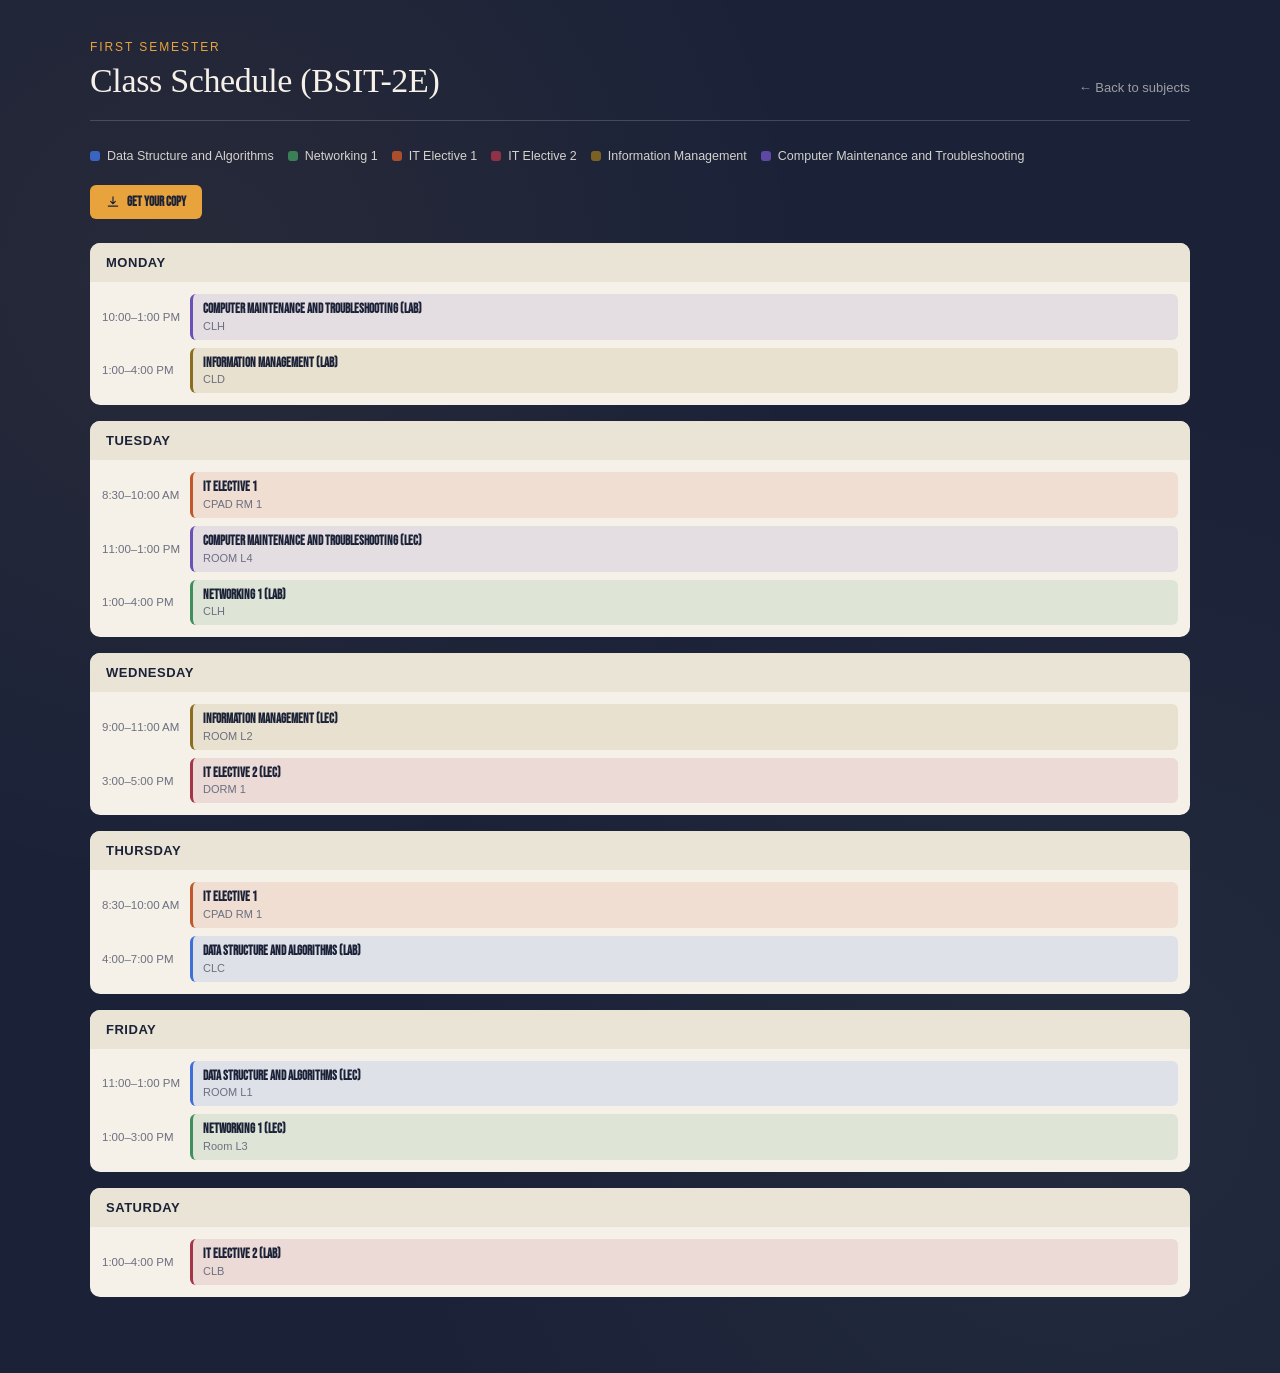
<file: schedule.html>
<!DOCTYPE html>
<html lang="en">
<head>
<meta charset="UTF-8">
<meta name="viewport" content="width=device-width, initial-scale=1">
<title>Class Schedule</title>
<link href="https://fonts.googleapis.com/css2?family=Bebas+Neue&family=VT323&display=swap" rel="stylesheet">
<link rel="stylesheet" href="schedule.css">
</head>
<body>

<div class="wrap">

  <div class="header">
    <div>
      <p class="eyebrow">First semester</p>
      <h1>Class Schedule (BSIT-2E)</h1>
    </div>
    <a href="first-semester.html" class="back-link">← Back to subjects</a>
  </div>

  <div class="legend">
    <div class="legend-item"><span class="legend-swatch" style="background:#3E6FD9;"></span>Data Structure and Algorithms</div>
    <div class="legend-item"><span class="legend-swatch" style="background:#3F8F5C;"></span>Networking 1</div>
    <div class="legend-item"><span class="legend-swatch" style="background:#C2562B;"></span>IT Elective 1</div>
    <div class="legend-item"><span class="legend-swatch" style="background:#A4344A;"></span>IT Elective 2</div>
    <div class="legend-item"><span class="legend-swatch" style="background:#8A6D1F;"></span>Information Management</div>
    <div class="legend-item"><span class="legend-swatch" style="background:#6A4FB6;"></span>Computer Maintenance and Troubleshooting</div>
  </div>

  <a href="images/schedule.png" download class="btn-download btn-download-below">
    <svg viewBox="0 0 24 24" fill="none" stroke="currentColor" stroke-width="2">
      <path d="M12 3v12m0 0l-4-4m4 4l4-4M4 19h16" stroke-linecap="round" stroke-linejoin="round"/>
    </svg>
    Get your copy
  </a>

  <div class="days-grid">

    <div class="day-card">
      <div class="day-card-header">Monday</div>
      <div class="day-card-body">
        <div class="day-slot-row">
          <span class="day-slot-time">10:00–1:00 PM</span>
          <div class="slot" style="--slot-color:rgba(106,79,182,0.12);--slot-border:#6A4FB6;"><span class="slot-name">Computer Maintenance and Troubleshooting (LAB)</span><span class="slot-room">CLH</span></div>
        </div>
        <div class="day-slot-row">
          <span class="day-slot-time">1:00–4:00 PM</span>
          <div class="slot" style="--slot-color:rgba(138,109,31,0.12);--slot-border:#8A6D1F;"><span class="slot-name">Information Management (LAB)</span><span class="slot-room">CLD</span></div>
        </div>
      </div>
    </div>

    <div class="day-card">
      <div class="day-card-header">Tuesday</div>
      <div class="day-card-body">
        <div class="day-slot-row">
          <span class="day-slot-time">8:30–10:00 AM</span>
          <div class="slot" style="--slot-color:rgba(194,86,43,0.12);--slot-border:#C2562B;"><span class="slot-name">IT Elective 1</span><span class="slot-room">CPAD RM 1</span></div>
        </div>
        <div class="day-slot-row">
          <span class="day-slot-time">11:00–1:00 PM</span>
          <div class="slot" style="--slot-color:rgba(106,79,182,0.12);--slot-border:#6A4FB6;"><span class="slot-name">Computer Maintenance and Troubleshooting (LEC)</span><span class="slot-room">ROOM L4</span></div>
        </div>
        <div class="day-slot-row">
          <span class="day-slot-time">1:00–4:00 PM</span>
          <div class="slot" style="--slot-color:rgba(63,143,92,0.12);--slot-border:#3F8F5C;"><span class="slot-name">Networking 1 (LAB)</span><span class="slot-room">CLH</span></div>
        </div>
      </div>
    </div>

    <div class="day-card">
      <div class="day-card-header">Wednesday</div>
      <div class="day-card-body">
        <div class="day-slot-row">
          <span class="day-slot-time">9:00–11:00 AM</span>
          <div class="slot" style="--slot-color:rgba(138,109,31,0.12);--slot-border:#8A6D1F;"><span class="slot-name">Information Management (LEC)</span><span class="slot-room">ROOM L2</span></div>
        </div>
        <div class="day-slot-row">
          <span class="day-slot-time">3:00–5:00 PM</span>
          <div class="slot" style="--slot-color:rgba(164,52,74,0.12);--slot-border:#A4344A;"><span class="slot-name">IT Elective 2 (LEC)</span><span class="slot-room">DORM 1</span></div>
        </div>
      </div>
    </div>

    <div class="day-card">
      <div class="day-card-header">Thursday</div>
      <div class="day-card-body">
        <div class="day-slot-row">
          <span class="day-slot-time">8:30–10:00 AM</span>
          <div class="slot" style="--slot-color:rgba(194,86,43,0.12);--slot-border:#C2562B;"><span class="slot-name">IT Elective 1</span><span class="slot-room">CPAD RM 1</span></div>
        </div>
        <div class="day-slot-row">
          <span class="day-slot-time">4:00–7:00 PM</span>
          <div class="slot" style="--slot-color:rgba(62,111,217,0.12);--slot-border:#3E6FD9;"><span class="slot-name">Data Structure and Algorithms (LAB)</span><span class="slot-room">CLC</span></div>
        </div>
      </div>
    </div>

    <div class="day-card">
      <div class="day-card-header">Friday</div>
      <div class="day-card-body">
        <div class="day-slot-row">
          <span class="day-slot-time">11:00–1:00 PM</span>
          <div class="slot" style="--slot-color:rgba(62,111,217,0.12);--slot-border:#3E6FD9;"><span class="slot-name">Data Structure and Algorithms (LEC)</span><span class="slot-room">ROOM L1</span></div>
        </div>
        <div class="day-slot-row">
          <span class="day-slot-time">1:00–3:00 PM</span>
          <div class="slot" style="--slot-color:rgba(63,143,92,0.12);--slot-border:#3F8F5C;"><span class="slot-name">Networking 1 (LEC)</span><span class="slot-room">Room L3</span></div>
        </div>
      </div>
    </div>

    <div class="day-card">
      <div class="day-card-header">Saturday</div>
      <div class="day-card-body">
        <div class="day-slot-row">
          <span class="day-slot-time">1:00–4:00 PM</span>
          <div class="slot" style="--slot-color:rgba(164,52,74,0.12);--slot-border:#A4344A;"><span class="slot-name">IT Elective 2 (LAB)</span><span class="slot-room">CLB</span></div>
        </div>
      </div>
    </div>

  </div>

</div>

</body>
</html>
</file>
<file: schedule.css>
:root {
    --ink: #1B2238;
    --paper: #F5F1E8;
    --paper-dim: #EAE4D6;
    --accent: #E8A33D;
    --sage: #7A8B6F;
    --text-dark: #1B2238;
    --text-muted: #6B6F80;
  }

  * { box-sizing: border-box; }

  body {
    margin: 0;
    background: var(--ink);
    background-image:
      radial-gradient(circle at 15% 20%, rgba(232,163,61,0.06), transparent 40%),
      radial-gradient(circle at 85% 80%, rgba(122,139,111,0.08), transparent 45%);
    font-family: 'Georgia', 'Times New Roman', serif;
    color: var(--paper);
    min-height: 100vh;
    padding: 40px 20px 60px;
  }

  .wrap {
    max-width: 1100px;
    margin: 0 auto;
  }

  .header {
    display: flex;
    justify-content: space-between;
    align-items: flex-end;
    border-bottom: 1px solid rgba(245,241,232,0.18);
    padding-bottom: 20px;
    margin-bottom: 28px;
    flex-wrap: wrap;
    gap: 14px;
  }

  .eyebrow {
    font-family: 'Helvetica Neue', Arial, sans-serif;
    font-size: 12px;
    letter-spacing: 0.16em;
    text-transform: uppercase;
    color: var(--accent);
    margin: 0 0 8px;
  }

  h1 {
    font-size: 34px;
    font-weight: 400;
    margin: 0;
    letter-spacing: -0.01em;
  }

  .back-link {
    font-family: 'Helvetica Neue', Arial, sans-serif;
    font-size: 13px;
    color: var(--paper);
    opacity: 0.6;
    text-decoration: none;
    border-bottom: 1px solid transparent;
    transition: opacity 0.2s ease, border-color 0.2s ease;
    white-space: nowrap;
    padding-bottom: 4px;
  }
  .back-link:hover { opacity: 1; border-color: var(--paper); }

  .btn-download-below {
    margin-bottom: 24px;
  }

  .btn-download {
    font-family: Bebas Neue;
    font-size: 13px;
    font-weight: 600;
    background: var(--accent);
    color: var(--ink);
    border: none;
    border-radius: 6px;
    padding: 9px 16px;
    cursor: pointer;
    display: inline-flex;
    align-items: center;
    gap: 7px;
    text-decoration: none;
    transition: transform 0.15s ease;
  }
  .btn-download:hover { transform: translateY(-1px); }

  .btn-download svg {
    width: 14px;
    height: 14px;
    flex-shrink: 0;
  }

  .legend {
    display: flex;
    flex-wrap: wrap;
    gap: 14px;
    margin-bottom: 22px;
    font-family: 'Helvetica Neue', Arial, sans-serif;
    font-size: 12.5px;
  }

  .legend-item {
    display: flex;
    align-items: center;
    gap: 7px;
    color: var(--paper);
    opacity: 0.85;
  }

  .legend-swatch {
    width: 10px;
    height: 10px;
    border-radius: 3px;
    flex-shrink: 0;
  }

  .slot {
    border-radius: 6px;
    padding: 8px 10px;
    display: flex;
    flex-direction: column;
    justify-content: center;
    gap: 2px;
    background: var(--slot-color, rgba(122,139,111,0.15));
    border-left: 3px solid var(--slot-border, var(--sage));
  }

  .slot-name {
    font-size: 12.5px;
    font-weight: 600;
    color: var(--text-dark);
    line-height: 1.25;
   font-family: Bebas Neue;
  }

  .slot-room {
    font-size: 11px;
    color: var(--text-muted);
   font-family: sans-serif;
  }

  .schedule-card {
    background: var(--paper);
    border-radius: 10px;
    overflow: hidden;
    color: var(--text-dark);
  }

  .schedule-scroll {
    overflow-x: auto;
  }

  table.schedule {
    width: 100%;
    border-collapse: collapse;
    min-width: 700px;
    font-family: 'Helvetica Neue', Arial, sans-serif;
  }

  table.schedule thead th {
    background: var(--paper-dim);
    font-size: 11.5px;
    letter-spacing: 0.06em;
    text-transform: uppercase;
    color: var(--text-muted);
    font-weight: 600;
    text-align: center;
    padding: 14px 10px;
    border-bottom: 1px solid rgba(27,34,56,0.1);
  }

  table.schedule thead th:first-child {
    text-align: left;
    width: 110px;
  }

  table.schedule tbody td {
    border-bottom: 1px solid rgba(27,34,56,0.08);
    border-right: 1px solid rgba(27,34,56,0.06);
    padding: 6px;
    vertical-align: top;
    height: 64px;
  }

  table.schedule tbody td:first-child {
    font-size: 12px;
    color: var(--text-muted);
    white-space: nowrap;
    padding: 10px 12px;
    border-right: 1px solid rgba(27,34,56,0.1);
  }

  table.schedule tbody tr:last-child td { border-bottom: none; }
  table.schedule tbody td:last-child { border-right: none; }
  table.schedule .slot { height: 100%; }

  .mobile-schedule { display: none; }

  .day-card {
    background: var(--paper);
    border-radius: 10px;
    overflow: hidden;
    color: var(--text-dark);
    margin-bottom: 16px;
  }

  .day-card-header {
    background: var(--paper-dim);
    font-family: 'Helvetica Neue', Arial, sans-serif;
    font-size: 13px;
    font-weight: 700;
    letter-spacing: 0.04em;
    text-transform: uppercase;
    color: var(--text-dark);
    padding: 12px 16px;
  }

  .day-card-body {
    padding: 12px;
    display: flex;
    flex-direction: column;
    gap: 8px;
  }

  .day-slot-row {
    display: flex;
    align-items: stretch;
    gap: 10px;
  }

  .day-slot-time {
    font-family: 'Helvetica Neue', Arial, sans-serif;
    font-size: 11.5px;
    color: var(--text-muted);
    width: 78px;
    flex-shrink: 0;
    display: flex;
    align-items: center;
  }

  .day-slot-row .slot { flex: 1; }

  .day-empty {
    font-family: 'Helvetica Neue', Arial, sans-serif;
    font-size: 12.5px;
    color: var(--text-muted);
    opacity: 0.7;
    padding: 6px 4px;
    font-style: italic;
  }

  @media (max-width: 900px) {
    h1 { font-size: 28px; }
    .wrap { max-width: 100%; }
  }

  @media (max-width: 700px) {
    body { padding: 28px 14px 48px; }
    .header { flex-direction: column; align-items: flex-start; }
    h1 { font-size: 24px; }
    .legend { font-size: 11.5px; gap: 10px 14px; }

    .desktop-schedule { display: none; }
    .mobile-schedule { display: block; }
  }

  @media (max-width: 380px) {
    .day-slot-time { width: 64px; font-size: 11px; }
    .slot-name { font-size: 12px; }
  }
</file>
